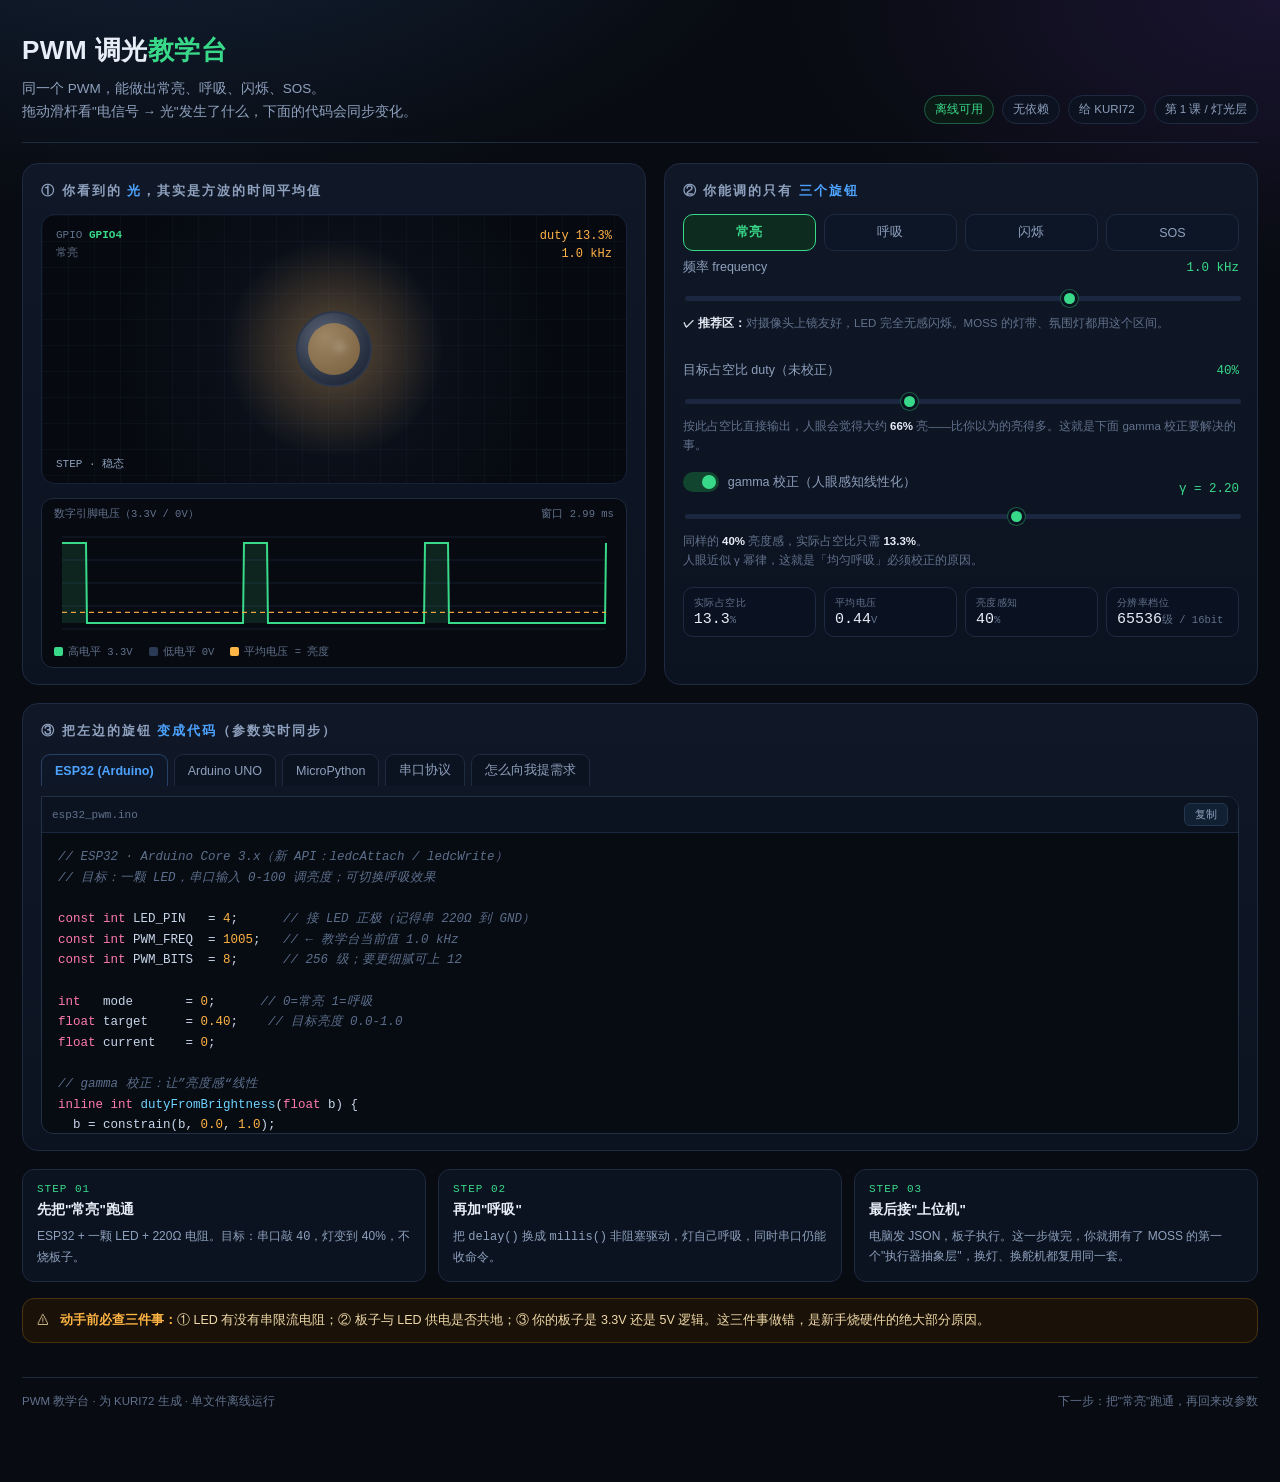
<file: xiao72/docs/PWM_LED_教学台.html>
<!DOCTYPE html>
<html lang="zh-CN">
<head>
<meta charset="utf-8">
<meta name="viewport" content="width=device-width,initial-scale=1">
<title>PWM 调光教学台 · KURI72 的第一课</title>
<style>
  :root{
    --bg:#080b11; --bg2:#0d1220; --panel:#101827; --panel2:#0b1220;
    --line:#1e2a40; --txt:#e8eef7; --dim:#8ea0bd; --dim2:#61718c;
    --acc:#39d98a; --acc2:#4da3ff; --warn:#ffb545; --bad:#ff6b6b; --led:#ffb347;
    --mono:ui-monospace,"Cascadia Code",Consolas,"SF Mono",monospace;
  }
  *{box-sizing:border-box}
  html,body{margin:0;padding:0}
  body{
    background:
      radial-gradient(1100px 600px at 12% -10%, #14243a 0%, transparent 60%),
      radial-gradient(900px 500px at 100% 0%, #1a1430 0%, transparent 55%),
      var(--bg);
    color:var(--txt);
    font:15px/1.7 -apple-system,BlinkMacSystemFont,"PingFang SC","Microsoft YaHei","Segoe UI",sans-serif;
    min-height:100vh;
  }
  .wrap{max-width:1280px;margin:0 auto;padding:28px 22px 70px}

  /* ---------- header ---------- */
  header.hero{display:flex;flex-wrap:wrap;align-items:flex-end;justify-content:space-between;gap:16px;padding-bottom:18px;border-bottom:1px solid var(--line)}
  .hero h1{margin:0;font-size:26px;letter-spacing:.5px;font-weight:800}
  .hero h1 span{color:var(--acc)}
  .hero p{margin:6px 0 0;color:var(--dim);font-size:13.5px;max-width:640px}
  .badges{display:flex;gap:8px;flex-wrap:wrap}
  .badge{font-size:11.5px;padding:4px 10px;border-radius:999px;border:1px solid var(--line);color:var(--dim);background:#0c1220}
  .badge.on{color:var(--acc);border-color:#1d5f45;background:#0b1a14}

  /* ---------- layout ---------- */
  .grid{display:grid;grid-template-columns:1.05fr 1fr;gap:18px;margin-top:20px}
  @media(max-width:980px){.grid{grid-template-columns:1fr}}
  .card{background:linear-gradient(180deg,var(--panel),var(--panel2));border:1px solid var(--line);border-radius:16px;padding:16px 18px}
  .card h2{margin:0 0 12px;font-size:13px;letter-spacing:2px;color:var(--dim);font-weight:700;text-transform:uppercase}
  .card h2 b{color:var(--acc2);font-weight:700}

  /* ---------- LED stage ---------- */
  .stage{position:relative;height:270px;border-radius:14px;overflow:hidden;
    background:radial-gradient(circle at 50% 52%, #0e1522 0%, #06090f 70%);
    border:1px solid #16223a;display:flex;align-items:center;justify-content:center}
  .stage::after{content:"";position:absolute;inset:0;background-image:
    linear-gradient(rgba(120,160,220,.045) 1px,transparent 1px),
    linear-gradient(90deg,rgba(120,160,220,.045) 1px,transparent 1px);
    background-size:26px 26px;pointer-events:none}
  .halo{position:absolute;width:240px;height:240px;border-radius:50%;background:radial-gradient(circle,var(--led) 0%,transparent 68%);opacity:0;transition:opacity .12s linear;mix-blend-mode:screen}
  .bulb{position:relative;width:76px;height:76px;border-radius:50%;
    background:radial-gradient(circle at 38% 34%,#5b6678,#2a3344 62%,#161d2a);
    border:2px solid #2c374b;display:flex;align-items:center;justify-content:center;z-index:2}
  .bulb i{position:absolute;inset:10px;border-radius:50%;background:var(--led);opacity:0;transition:opacity .12s linear}
  .bulb .ray{position:absolute;width:12px;height:12px;border-radius:50%;background:#fff;opacity:0;filter:blur(3px);z-index:3}
  .stage .hud{position:absolute;left:14px;top:12px;font:11px/1.6 var(--mono);color:var(--dim2);z-index:4}
  .stage .hud b{color:var(--acc);font-weight:600}
  .duty-tag{position:absolute;right:14px;top:12px;font:12px/1.5 var(--mono);color:var(--led);z-index:4;text-align:right}
  .mode-tag{position:absolute;left:14px;bottom:12px;font:11px var(--mono);color:var(--dim);z-index:4}

  /* ---------- waveform ---------- */
  .wave-box{margin-top:14px;border:1px solid var(--line);border-radius:12px;background:#070a10;padding:8px 10px 6px}
  .wave-box .cap{display:flex;justify-content:space-between;font:10.5px var(--mono);color:var(--dim2);padding:0 2px 4px}
  canvas{display:block;width:100%;height:118px}
  .wave-legend{display:flex;gap:16px;font:10.5px var(--mono);color:var(--dim2);padding:2px 2px 2px}
  .wave-legend i{display:inline-block;width:9px;height:9px;border-radius:2px;margin-right:5px;vertical-align:-1px}

  /* ---------- controls ---------- */
  .ctrl{margin-bottom:16px}
  .ctrl .row{display:flex;justify-content:space-between;align-items:baseline;margin-bottom:5px}
  .ctrl label{font-size:12.5px;color:var(--dim)}
  .ctrl .val{font:12.5px var(--mono);color:var(--acc)}
  input[type=range]{-webkit-appearance:none;appearance:none;width:100%;height:5px;border-radius:4px;background:#1b2740;outline:none}
  input[type=range]::-webkit-slider-thumb{-webkit-appearance:none;width:17px;height:17px;border-radius:50%;background:var(--acc);cursor:pointer;border:3px solid #0b1220;box-shadow:0 0 0 1px #1d5f45}
  input[type=range]::-moz-range-thumb{width:14px;height:14px;border-radius:50%;background:var(--acc);cursor:pointer;border:3px solid #0b1220}
  .hint{font-size:11.5px;color:var(--dim2);margin-top:5px;min-height:2.6em}
  .hint em{color:var(--warn);font-style:normal}
  .hint b{color:var(--txt);font-weight:600}

  .modes{display:grid;grid-template-columns:repeat(4,1fr);gap:8px;margin:4px 0 6px}
  .modes button{background:#0d1626;color:var(--dim);border:1px solid var(--line);border-radius:10px;padding:9px 4px;font-size:12.5px;cursor:pointer;transition:.15s}
  .modes button:hover{border-color:#2b4468;color:var(--txt)}
  .modes button.on{background:#0e2b20;border-color:var(--acc);color:var(--acc);font-weight:600}

  .toggle{display:flex;align-items:center;gap:9px;font-size:12.5px;color:var(--dim);cursor:pointer;user-select:none}
  .toggle input{display:none}
  .toggle .sw{width:36px;height:20px;border-radius:999px;background:#1b2740;position:relative;transition:.18s;flex:0 0 auto}
  .toggle .sw::after{content:"";position:absolute;width:14px;height:14px;border-radius:50%;background:#61718c;top:3px;left:3px;transition:.18s}
  .toggle input:checked + .sw{background:#12452f}
  .toggle input:checked + .sw::after{left:19px;background:var(--acc)}

  /* ---------- metrics ---------- */
  .metrics{display:grid;grid-template-columns:repeat(4,1fr);gap:8px;margin-top:2px}
  @media(max-width:560px){.metrics{grid-template-columns:repeat(2,1fr)}}
  .metric{background:#0a1120;border:1px solid var(--line);border-radius:10px;padding:8px 10px}
  .metric .k{font:10px var(--mono);color:var(--dim2);letter-spacing:.5px}
  .metric .v{font:15px var(--mono);color:var(--txt);margin-top:1px}
  .metric .v small{font-size:10.5px;color:var(--dim2)}

  /* ---------- code ---------- */
  .codewrap{margin-top:18px}
  .tabs{display:flex;gap:6px;flex-wrap:wrap;margin-bottom:10px}
  .tabs button{background:#0c1320;border:1px solid var(--line);color:var(--dim);border-radius:9px 9px 0 0;padding:7px 13px;font-size:12.5px;cursor:pointer;border-bottom:none}
  .tabs button.on{background:#0e1727;color:var(--acc2);border-color:#274066;font-weight:600}
  .codebox{position:relative;border:1px solid #223045;border-radius:0 12px 12px 12px;background:#070b12;overflow:hidden}
  .codebox .bar{display:flex;justify-content:space-between;align-items:center;padding:6px 10px;background:#0b1320;border-bottom:1px solid #1b2740;font:11px var(--mono);color:var(--dim2)}
  .codebox .bar button{background:#122033;border:1px solid #24374f;color:var(--dim);border-radius:6px;padding:3px 10px;font-size:11px;cursor:pointer}
  .codebox .bar button:hover{color:var(--acc);border-color:#2d5a45}
  pre{margin:0;padding:14px 16px;overflow:auto;max-height:300px;font:12.5px/1.65 var(--mono);color:#c8d6ea}
  .k{color:#ff7ab2}.s{color:#a5e075}.c{color:#5c6f8c;font-style:italic}.n{color:#ffb545}.f{color:#6fd3ff}.v{color:#c8d6ea}
  .guide{font-size:13.5px;color:#c2cfe2;line-height:1.85}
  .guide h3{font-size:13.5px;color:var(--acc);margin:16px 0 6px;letter-spacing:.5px}
  .guide h3:first-child{margin-top:0}
  .guide code{font:12px var(--mono);background:#101a2c;border:1px solid #1e2c44;border-radius:5px;padding:1px 6px;color:#ffd08a}
  .guide ul{margin:4px 0 0;padding-left:20px}
  .guide li{margin:3px 0}
  .guide .kbd{font:11.5px var(--mono);background:#16233a;border-radius:4px;padding:1px 5px}
  .guide blockquote{margin:8px 0 4px;padding:8px 12px;border-left:3px solid var(--warn);background:#1a1409;color:#f0d9a8;font-size:12.5px;border-radius:0 8px 8px 0}

  /* ---------- misc ---------- */
  .next{display:grid;grid-template-columns:repeat(3,1fr);gap:12px;margin-top:18px}
  @media(max-width:820px){.next{grid-template-columns:1fr}}
  .step{background:#0b1320;border:1px solid var(--line);border-radius:12px;padding:13px 14px}
  .step .no{font:11px var(--mono);color:var(--acc);letter-spacing:1px}
  .step h4{margin:4px 0 5px;font-size:13.5px}
  .step p{margin:0;font-size:12px;color:var(--dim);line-height:1.65}
  footer{margin-top:34px;padding-top:14px;border-top:1px solid var(--line);color:var(--dim2);font-size:11.5px;display:flex;justify-content:space-between;flex-wrap:wrap;gap:8px}
  .warnline{display:flex;gap:10px;align-items:flex-start;background:#1a1208;border:1px solid #4a3410;border-radius:12px;padding:11px 14px;margin-top:16px;font-size:12.5px;color:#f0d9a8}
  .warnline b{color:#ffb545}
</style>
</head>
<body>
<div class="wrap">

  <header class="hero">
    <div>
      <h1>PWM 调光<span>教学台</span></h1>
      <p>同一个 PWM，能做出常亮、呼吸、闪烁、SOS。<br>
         拖动滑杆看"电信号 → 光"发生了什么，下面的代码会同步变化。</p>
    </div>
    <div class="badges">
      <span class="badge on">离线可用</span>
      <span class="badge">无依赖</span>
      <span class="badge">给 KURI72</span>
      <span class="badge">第 1 课 / 灯光层</span>
    </div>
  </header>

  <div class="grid">

    <!-- ================= 左：舞台 + 波形 ================= -->
    <section class="card">
      <h2>① 你看到的 <b>光</b>，其实是方波的时间平均值</h2>

      <div class="stage">
        <div class="halo" id="halo"></div>
        <div class="bulb"><i id="inner"></i><div class="ray" id="ray"></div></div>
        <div class="hud">
          GPIO <b id="hudPin">GPIO4</b><br>
          <span id="hudMode">常亮</span>
        </div>
        <div class="duty-tag">
          duty <span id="tagDuty">40.0%</span><br>
          <span id="tagFreq">1.0 kHz</span>
        </div>
        <div class="mode-tag" id="modeTag">STEP · 稳态</div>
      </div>

      <div class="wave-box">
        <div class="cap"><span>数字引脚电压（3.3V / 0V）</span><span id="winNote">窗口 5 ms</span></div>
        <canvas id="wave"></canvas>
        <div class="wave-legend">
          <span><i style="background:#39d98a"></i>高电平 3.3V</span>
          <span><i style="background:#2a3a55"></i>低电平 0V</span>
          <span><i style="background:#ffb545"></i>平均电压 = 亮度</span>
        </div>
      </div>
    </section>

    <!-- ================= 右：控制台 ================= -->
    <section class="card">
      <h2>② 你能调的只有 <b>三个旋钮</b></h2>

      <div class="modes" id="modes">
        <button data-mode="steady" class="on">常亮</button>
        <button data-mode="breath">呼吸</button>
        <button data-mode="blink">闪烁</button>
        <button data-mode="sos">SOS</button>
      </div>

      <div class="ctrl">
        <div class="row"><label>频率 frequency</label><span class="val" id="vFreq">1000 Hz</span></div>
        <input type="range" id="freq" min="0" max="1000" value="500" step="1">
        <div class="hint" id="hFreq"></div>
      </div>

      <div class="ctrl">
        <div class="row"><label>目标占空比 duty（未校正）</label><span class="val" id="vDuty">40%</span></div>
        <input type="range" id="duty" min="0" max="100" value="40" step="1">
        <div class="hint" id="hDuty"></div>
      </div>

      <div class="ctrl">
        <div class="row">
          <label class="toggle">
            <input type="checkbox" id="gammaOn" checked><span class="sw"></span>
            gamma 校正（人眼感知线性化）
          </label>
          <span class="val" id="vGamma">γ = 2.2</span>
        </div>
        <input type="range" id="gamma" min="100" max="300" value="220" step="1">
        <div class="hint" id="hGamma"></div>
      </div>

      <div class="metrics">
        <div class="metric"><div class="k">实际占空比</div><div class="v" id="mDuty">40.0<small>%</small></div></div>
        <div class="metric"><div class="k">平均电压</div><div class="v" id="mVolt">1.32<small>V</small></div></div>
        <div class="metric"><div class="k">亮度感知</div><div class="v" id="mLum">40<small>%</small></div></div>
        <div class="metric"><div class="k">分辨率档位</div><div class="v" id="mRes">4096<small>级</small></div></div>
      </div>
    </section>
  </div>

  <!-- ================= 代码区 ================= -->
  <section class="card codewrap">
    <h2>③ 把左边的旋钮 <b>变成代码</b>（参数实时同步）</h2>
    <div class="tabs" id="tabs">
      <button data-tab="esp32" class="on">ESP32 (Arduino)</button>
      <button data-tab="uno">Arduino UNO</button>
      <button data-tab="micropython">MicroPython</button>
      <button data-tab="serial">串口协议</button>
      <button data-tab="guide">怎么向我提需求</button>
    </div>
    <div class="codebox">
      <div class="bar"><span id="codeTitle">esp32_pwm.ino</span><button id="copyBtn">复制</button></div>
      <pre id="code"><span class="c">// 载入中…</span></pre>
    </div>
  </section>

  <!-- ================= 下一步 ================= -->
  <div class="next">
    <div class="step">
      <div class="no">STEP 01</div>
      <h4>先把"常亮"跑通</h4>
      <p>ESP32 + 一颗 LED + 220Ω 电阻。目标：串口敲 <code>40</code>，灯变到 40%，不烧板子。</p>
    </div>
    <div class="step">
      <div class="no">STEP 02</div>
      <h4>再加"呼吸"</h4>
      <p>把 <code>delay()</code> 换成 <code>millis()</code> 非阻塞驱动，灯自己呼吸，同时串口仍能收命令。</p>
    </div>
    <div class="step">
      <div class="no">STEP 03</div>
      <h4>最后接"上位机"</h4>
      <p>电脑发 JSON，板子执行。这一步做完，你就拥有了 MOSS 的第一个"执行器抽象层"，换灯、换舵机都复用同一套。</p>
    </div>
  </div>

  <div class="warnline">
    <span>⚠</span>
    <div><b>动手前必查三件事：</b>① LED 有没有串限流电阻；② 板子与 LED 供电是否共地；③ 你的板子是 3.3V 还是 5V 逻辑。这三件事做错，是新手烧硬件的绝大部分原因。</div>
  </div>

  <footer>
    <span>PWM 教学台 · 为 KURI72 生成 · 单文件离线运行</span>
    <span>下一步：把"常亮"跑通，再回来改参数</span>
  </footer>
</div>

<script>
(function(){
  "use strict";

  /* ================= 状态 ================= */
  var S = {
    mode: "steady",   // steady | breath | blink | sos
    freq: 1000,       // Hz
    dutyIn: 40,       // 0-100 用户设定
    gammaOn: true,
    gamma: 2.2,
    phase: 0
  };

  var $ = function(id){ return document.getElementById(id); };

  /* ================= 频率滑杆：对数映射 1Hz ~ 20kHz ================= */
  var F_MIN = 1, F_MAX = 20000;
  function sliderToFreq(v){ // v: 0..1000
    if (v <= 0) return F_MIN;
    if (v >= 1000) return F_MAX;
    var f = Math.round(F_MIN * Math.pow(F_MAX / F_MIN, v / 1000));
    // 对数映射取整会有 1Hz 级误差，吸附到整千/整百，读数更干净
    if (f > 500) f = Math.round(f / 5) * 5;
    return f;
  }
  function freqToSlider(f){
    return Math.round(1000 * Math.log(f / F_MIN) / Math.log(F_MAX / F_MIN));
  }
  function fmtFreq(f){
    if (f >= 1000) return (f / 1000).toFixed(f >= 10000 ? 0 : 1) + " kHz";
    return f + " Hz";
  }

  /* ================= 分辨率估算（教学用近似） ================= */
  function resBits(f){
    // ESP32 LEDC: 时钟源 80MHz，最高精度受 freq * 2^bits <= 80e6 约束
    if (f <= 0) return 16;
    var bits = Math.floor(Math.log(80e6 / f) / Math.LN2);
    return Math.max(1, Math.min(16, bits));
  }

  /* ================= 视觉：LED ================= */
  function setLed(duty01){
    // 亮度感知用 duty 本身（已做过 gamma 校正的 duty 才是“感知亮度”）
    var lum = Math.max(0, Math.min(1, duty01));
    var inner = $("inner"), halo = $("halo"), ray = $("ray");
    inner.style.opacity = lum.toFixed(3);
    halo.style.opacity = (lum * 0.85).toFixed(3);
    halo.style.transform = "scale(" + (0.72 + lum * 0.55).toFixed(3) + ")";
    ray.style.opacity = (lum * lum * 0.9).toFixed(3);
    $("ray").style.left = "50%";
    $("ray").style.top = "38%";
  }

  /* ================= 视觉：波形 ================= */
  var cvs = $("wave"), ctx = cvs.getContext("2d");
  var W = 600, H = 118, DPR = 1;

  function sizeCanvas(){
    var box = cvs.parentElement;
    var cssW = Math.max(240, box.clientWidth - 20);
    DPR = window.devicePixelRatio || 1;
    cvs.width = Math.round(cssW * DPR);
    cvs.height = Math.round(H * DPR);
    cvs.style.height = H + "px";
    W = cssW;
    ctx.setTransform(DPR, 0, 0, DPR, 0, 0);
    drawWave();
  }

  function drawWave(){
    if (!ctx) return;
    var f = S.effectiveFreq, duty = S.effectiveDuty01;
    var padL = 10, padR = 10, padT = 12, padB = 14;
    var w = W - padL - padR, h = H - padT - padB;
    ctx.clearRect(0, 0, W, H);

    // 网格
    ctx.strokeStyle = "#141f31"; ctx.lineWidth = 1;
    for (var gy = 0; gy <= 4; gy++){
      var y = padT + h * gy / 4;
      ctx.beginPath(); ctx.moveTo(padL, y); ctx.lineTo(padL + w, y); ctx.stroke();
    }

    // 选择显示窗口：显示约 3 个周期
    var period = 1 / f;                 // s
    var win = period * 3;
    // 但窗口太短/太长都不好看，做一下夹取（纯视觉）
    if (win > 1) win = 1;          // 太长没意义（窗口上限 1s）
    if (win < 0.0002) win = 0.0002; // 太短看不清（下限 0.2ms）

    var tPerPx = win / w;
    var hiY = padT + 6, loY = padT + h - 6;

    // 高电平填充
    var t = 0;
    var segs = [];
    while (t < win - 1e-12){
      var cycleStart = Math.floor(t / period) * period;
      var onEnd = cycleStart + period * duty;
      if (onEnd > t){ segs.push([t, Math.min(onEnd, win)]); }
      var nextOff = cycleStart + period;
      t = nextOff;
    }
    ctx.fillStyle = "rgba(57,217,138,0.13)";
    for (var i = 0; i < segs.length; i++){
      var x1 = padL + segs[i][0] / tPerPx;
      var x2 = padL + segs[i][1] / tPerPx;
      ctx.fillRect(x1, hiY, Math.max(0.6, x2 - x1), loY - hiY);
    }

    // 方波线
    ctx.beginPath();
    ctx.strokeStyle = "#39d98a"; ctx.lineWidth = 2; ctx.lineJoin = "miter";
    var started = false;
    for (var k = 0; k < 4000 && k * tPerPx <= win; k++){
      var tt = k * tPerPx;
      var cyc = Math.floor(tt / period + 1e-9);
      var frac = tt / period - cyc;
      var level = frac < duty ? 1 : 0;
      var xx = padL + tt / tPerPx;
      var yy = level ? hiY : loY;
      if (!started){ ctx.moveTo(xx, yy); started = true; }
      else { ctx.lineTo(xx, yy); }
    }
    ctx.stroke();

    // 平均电压线
    var avgY = loY - (loY - hiY) * duty;
    ctx.beginPath(); ctx.setLineDash([5, 4]);
    ctx.strokeStyle = "rgba(255,179,69,0.9)"; ctx.lineWidth = 1.4;
    ctx.moveTo(padL, avgY); ctx.lineTo(padL + w, avgY); ctx.stroke();
    ctx.setLineDash([]);

    $("winNote").textContent = "窗口 " + (win >= 0.1 ? win.toFixed(2) + " s" : (win * 1000).toFixed(2) + " ms");
  }

  /* ================= 模式动画 ================= */
  var last = performance.now();
  function computeDynamic(now){
    var dt = Math.min(0.05, (now - last) / 1000);
    last = now;

    var base = S.dutyIn / 100;     // 用户设定
    var dutyOut, note;

    if (S.mode === "steady"){
      dutyOut = base; note = "STEP · 稳态";
    } else if (S.mode === "breath"){
      S.phase += dt * (2 * Math.PI / 4.0); // 4 秒一次呼吸
      var s = 0.5 - 0.5 * Math.cos(S.phase);
      dutyOut = base * s;
      note = "BREATH · " + (s * 100).toFixed(0) + "%";
    } else if (S.mode === "blink"){
      // 用显示频率的一半做翻转，视觉上更舒服
      var p = (now / 1000) % (1 / Math.max(1, S.freq / 2));
      var on = p < (1 / Math.max(1, S.freq / 2)) / 2;
      dutyOut = on ? base : 0;
      note = on ? "BLINK · ON" : "BLINK · OFF";
    } else if (S.mode === "sos"){
      var unit = 0.22;
      var seq = [
        [1,1],[0,1],[1,1],[0,1],[1,1],[0,3],
        [1,3],[0,1],[1,3],[0,1],[1,3],[0,3],
        [1,1],[0,1],[1,1],[0,1],[1,1],[0,7]
      ];
      var cycle = 0, idx = 0;
      for (var q = 0; q < seq.length; q++){ cycle += seq[q][1] * unit; }
      var tt2 = (now / 1000) % cycle;
      var acc = 0;
      for (var q2 = 0; q2 < seq.length; q2++){
        acc += seq[q2][1] * unit;
        if (tt2 < acc){ idx = q2; break; }
      }
      dutyOut = seq[idx][0] ? base : 0;
      note = "SOS · " + (seq[idx][0] ? "ON" : "OFF");
    }

    // gamma：把“感知亮度”换成“实际占空比”（感知 = base 时，duty = base^gamma）
    // 教学台里：灯要看起来像 dutyIn 这么亮，就需要 duty = (dutyIn)^gamma
    var perceived = Math.max(0, Math.min(1, dutyOut));
    var applied = S.gammaOn ? Math.pow(perceived, S.gamma) : perceived;

    S.effectiveDuty01 = applied;
    S.effectiveFreq = S.freq;

    setLed(perceived);              // 灯的显示用“感知亮度”
    $("modeTag").textContent = note;
    $("hudMode").textContent = ({steady:"常亮",breath:"呼吸",blink:"闪烁",sos:"SOS"})[S.mode];

    // 指标
    $("mDuty").innerHTML = (applied * 100).toFixed(1) + '<small>%</small>';
    $("mVolt").innerHTML = (applied * 3.3).toFixed(2) + '<small>V</small>';
    $("mLum").innerHTML = (perceived * 100).toFixed(0) + '<small>%</small>';
    var bits = resBits(S.freq);
    $("mRes").innerHTML = Math.pow(2, bits).toFixed(0) + '<small>级 / ' + bits + 'bit</small>';

    $("tagDuty").textContent = (applied * 100).toFixed(1) + "%";
    $("tagFreq").textContent = fmtFreq(S.freq);
  }

  /* ================= 说明文字 ================= */
  function updateHints(){
    var f = S.freq;
    var fh = "";
    if (f < 60) fh = "<em>⚠ 危险区：</em>人眼能直接看到闪烁，摄像头下是灾难。只适合做「信号指示」。";
    else if (f < 300) fh = "<em>⚠ 可见闪烁：</em>直视还行，但手机/摄像头拍出来会有滚动条纹。";
    else if (f < 1000) fh = "勉强可用。摄像头慢门会抓出条纹，暗光下部分人能感到不适。";
    else if (f <= 5000) fh = "<b>✓ 推荐区：</b>对摄像头上镜友好，LED 完全无感闪烁。MOSS 的灯带、氛围灯都用这个区间。";
    else fh = "<b>高效区：</b>超出人眼需求，但对 PWM 驱动大电流负载（风机、加热）有意义。注意此时分辨率被压缩。";
    $("hFreq").innerHTML = fh;
    $("vFreq").textContent = fmtFreq(f);

    var d = S.dutyIn;
    var dh = "";
    if (d === 0) dh = "占空比 0% = 常灭（引脚恒低）。";
    else if (d === 100) dh = "占空比 100% = 常亮（引脚恒高），此时 PWM 等于直连，注意电阻限流。";
    else if (d < 15) dh = "<em>注意：</em>低占空比可能出现「不启动」或颜色偏移（LED 有导通阈值）。";
    else dh = "按此占空比直接输出，人眼会觉得大约 <b>" +
      (Math.pow(d / 100, 1 / 2.2) * 100).toFixed(0) +
      "%</b> 亮——比你以为的亮得多。这就是下面 gamma 校正要解决的事。";
    $("hDuty").innerHTML = dh;
    $("vDuty").textContent = d + "%";

    $("vGamma").textContent = "γ = " + S.gamma.toFixed(2);
    if (!S.gammaOn){
      $("hGamma").innerHTML = "<em>已关闭：</em>占空比 = 亮度感知，线性但「手感」很怪——呼吸灯会显得前半亮、后半没变化。";
    } else {
      var per = Math.pow(S.dutyIn / 100, 1 / S.gamma) * 100;
      $("hGamma").innerHTML = "同样的 <b>" + S.dutyIn + "%</b> 亮度感，实际占空比只需 <b>" +
        (Math.pow(S.dutyIn / 100, S.gamma) * 100).toFixed(1) + "%</b>。<br>人眼近似 γ 幂律，这就是「均匀呼吸」必须校正的原因。";
    }
    drawWave();
  }

  /* ================= 代码生成 ================= */
  var CODE = {};

  function genESP32(){
    var f = S.effectiveFreq || S.freq;
    var g = S.gammaOn ? S.gamma : 1;
    var d = (S.dutyIn / 100);
    var duty = Math.round(d * 255);
    var modeName = ({steady:"M_STEADY",breath:"M_BREATH",blink:"M_BLINK",sos:"M_SOS"})[S.mode];
    return '' +
'<span class="c">// ESP32 · Arduino Core 3.x（新 API：ledcAttach / ledcWrite）</span>\n' +
'<span class="c">// 目标：一颗 LED，串口输入 0-100 调亮度；可切换呼吸效果</span>\n' +
'\n' +
'<span class="k">const int</span> LED_PIN   = <span class="n">4</span>;      <span class="c">// 接 LED 正极（记得串 220Ω 到 GND）</span>\n' +
'<span class="k">const int</span> PWM_FREQ  = <span class="n">' + f + '</span>;   <span class="c">// ← 教学台当前值 ' + fmtFreq(f) + '</span>\n' +
'<span class="k">const int</span> PWM_BITS  = <span class="n">8</span>;      <span class="c">// 256 级；要更细腻可上 12</span>\n' +
'\n' +
'<span class="k">int</span>   mode       = <span class="n">0</span>;      <span class="c">// 0=常亮 1=呼吸</span>\n' +
'<span class="k">float</span> target     = <span class="n">' + d.toFixed(2) + '</span>;    <span class="c">// 目标亮度 0.0-1.0</span>\n' +
'<span class="k">float</span> current    = <span class="n">0</span>;\n' +
'\n' +
'<span class="c">// gamma 校正：让”亮度感“线性</span>\n' +
'<span class="k">inline int</span> <span class="f">dutyFromBrightness</span>(<span class="k">float</span> b) {\n' +
'  b = constrain(b, <span class="n">0.0</span>, <span class="n">1.0</span>);\n' +
'  <span class="k">return</span> (<span class="k">int</span>)(pow(b, <span class="n">' + g.toFixed(2) + '</span>) * ((<span class="n">1</span> &lt;&lt; PWM_BITS) - <span class="n">1</span>));\n' +
'}\n' +
'\n' +
'<span class="k">void</span> <span class="f">setup</span>() {\n' +
'  Serial.begin(<span class="n">115200</span>);\n' +
'  ledcAttach(LED_PIN, PWM_FREQ, PWM_BITS);  <span class="c">// 一次绑定：引脚/频率/分辨率</span>\n' +
'  Serial.println(<span class="s">"ready: 输入 0-100"</span>);\n' +
'}\n' +
'\n' +
'<span class="k">void</span> <span class="f">loop</span>() {\n' +
'  <span class="c">// ---- 1. 非阻塞收命令（不能用 while(!Serial.available()) 死等） ----</span>\n' +
'  <span class="k">if</span> (Serial.available()) {\n' +
'    <span class="k">String</span> line = Serial.readStringUntil(<span class="s">\'\\n\'</span>);\n' +
'    line.trim();\n' +
'    <span class="k">if</span> (line == <span class="s">"breath"</span>) { mode = <span class="n">1</span>; }\n' +
'    <span class="k">else if</span> (line.length()) {\n' +
'      <span class="k">int</span> v = line.toInt();\n' +
'      target = constrain(v, <span class="n">0</span>, <span class="n">100</span>) / <span class="n">100.0</span>;\n' +
'      mode = <span class="n">0</span>;\n' +
'    }\n' +
'  }\n' +
'\n' +
'  <span class="c">// ---- 2. 按模式算出这一帧的目标亮度 ----</span>\n' +
'  <span class="k">float</span> b;\n' +
'  <span class="k">if</span> (mode == <span class="n">0</span>) {\n' +
'    b = target;\n' +
'  } <span class="k">else</span> {\n' +
'    <span class="c">// 呼吸：正弦驱动，4 秒一个周期</span>\n' +
'    <span class="k">float</span> t = millis() / <span class="n">1000.0</span>;\n' +
'    b = target * (<span class="n">0.5</span> - <span class="n">0.5</span> * cos(<span class="n">2</span> * PI * t / <span class="n">4.0</span>));\n' +
'  }\n' +
'\n' +
'  <span class="c">// ---- 3. 平滑跟随（避免突变造成的”台阶感“）----</span>\n' +
'  current += (b - current) * <span class="n">0.08</span>;   <span class="c">// 一阶低通</span>\n' +
'  ledcWrite(LED_PIN, dutyFromBrightness(current));\n' +
'\n' +
'  delay(<span class="n">8</span>);   <span class="c">// 125Hz 刷新，足够顺滑，也不卡命令</span>\n' +
'}\n';
  }

  function genUNO(){
    var d = Math.round((S.dutyIn / 100) * 255);
    return '' +
'<span class="c">// Arduino UNO · 注意：analogWrite 的 PWM 是固定频率，不可调！</span>\n' +
'<span class="c">// 频率：引脚 5/6 约 980Hz，其余 3/9/10/11 约 490Hz</span>\n' +
'<span class="c">// 分辨率：固定 8 位（0-255），没有 12 位可用</span>\n' +
'\n' +
'<span class="k">const int</span> LED_PIN = <span class="n">9</span>;      <span class="c">// 必须选带 ~ 的 PWM 引脚</span>\n' +
'<span class="k">const float</span> GAMMA = <span class="n">' + (S.gammaOn ? S.gamma.toFixed(2) : "1.00") + '</span>;\n' +
'\n' +
'<span class="k">void</span> <span class="f">setup</span>() {\n' +
'  Serial.begin(<span class="n">9600</span>);\n' +
'  pinMode(LED_PIN, OUTPUT);\n' +
'  analogWrite(LED_PIN, <span class="n">' + d + '</span>);   <span class="c">// ← 教学台当前值</span>\n' +
'}\n' +
'\n' +
'<span class="k">void</span> <span class="f">loop</span>() {\n' +
'  <span class="c">// 想改频率 / 想做 12 位精度？analogWrite 做不到。</span>\n' +
'  <span class="c">// 方案 A：改用 ESP32（推荐）</span>\n' +
'  <span class="c">// 方案 B：直接操作 Timer 寄存器（进阶，容易踩坑）</span>\n' +
'  <span class="c">// 方案 C：用软件 PWM 库 / FastLED（WS2812 用不了 PWM 引脚）</span>\n' +
'\n' +
'  <span class="k">float</span> b = <span class="n">0.5</span> - <span class="n">0.5</span> * cos(<span class="n">2</span> * PI * millis() / <span class="n">4000.0</span>);\n' +
'  analogWrite(LED_PIN, (<span class="k">int</span>)(pow(b, GAMMA) * <span class="n">255</span>));\n' +
'  delay(<span class="n">10</span>);   <span class="c">// 注意：delay 会阻塞串口处理</span>\n' +
'}\n';
  }

  function genMicroPython(){
    var f = S.effectiveFreq || S.freq;
    var g = S.gammaOn ? S.gamma : 1;
    var dutyU16 = Math.round(Math.pow(S.dutyIn / 100, g) * 65535);
    return '' +
'<span class="c"># MicroPython on ESP32（刷固件后用 Thonny / mpremote 直接运行）</span>\n' +
'<span class="c"># LED 正极 -> GPIO4，负极 -> 220Ω -> GND</span>\n' +
'\n' +
'<span class="k">from</span> machine <span class="k">import</span> Pin, PWM\n' +
'<span class="k">import</span> time, math\n' +
'\n' +
'led = PWM(Pin(<span class="n">4</span>), freq=<span class="n">' + f + '</span>)\n' +
'GAMMA = <span class="n">' + g.toFixed(2) + '</span>\n' +
'\n' +
'<span class="k">def</span> <span class="f">set_brightness</span>(b):\n' +
'    <span class="c"># duty_u16: 0..65535，16 位分辨率</span>\n' +
'    b = max(<span class="n">0.0</span>, min(<span class="n">1.0</span>, b))\n' +
'    led.duty_u16(int((b ** GAMMA) * <span class="n">65535</span>))\n' +
'\n' +
'<span class="c"># --- 演示 1：常亮 ---</span>\n' +
'set_brightness(<span class="n">' + (S.dutyIn / 100).toFixed(2) + '</span>)\n' +
'time.sleep(<span class="n">2</span>)\n' +
'\n' +
'<span class="c"># --- 演示 2：呼吸（不阻塞，用时间戳算） ---</span>\n' +
't0 = time.ticks_ms()\n' +
'<span class="k">while True</span>:\n' +
'    t = time.ticks_diff(time.ticks_ms(), t0) / <span class="n">1000.0</span>\n' +
'    b = <span class="n">0.5</span> - <span class="n">0.5</span> * math.cos(<span class="n">2</span> * math.pi * t / <span class="n">4.0</span>)\n' +
'    set_brightness(b)\n' +
'    time.sleep(<span class="n">0.01</span>)\n' +
'\n' +
'<span class="c"># 想立刻验证接线对不对，先跑这一句：</span>\n' +
'<span class="c"># led.duty_u16(32768)   # 约 50%</span>\n';
  }

  function genSerial(){
    var d = S.dutyIn;
    return '' +
'<span class="c">// ============ 上位机 → MCU 的通信协议（建议从第一天就定好）============</span>\n' +
'\n' +
'<span class="c">// 传输：USB 串口 115200 8N1，每行一条 JSON，\\n 结尾</span>\n' +
'<span class="c">// 为什么用 JSON：人能读、我能生成、板子好解析、以后换 WiFi 不用改</span>\n' +
'\n' +
'<span class="c">// ---- 上位机 → 板子（指令）----</span>\n' +
'{"id":1,"cmd":"led","brightness":' + (d / 100).toFixed(2) + ',"effect":"steady"}\n' +
'{"id":2,"cmd":"led","brightness":<span class="n">0.8</span>,"effect":"breath"}\n' +
'{"id":3,"cmd":"led","brightness":<span class="n">1.0</span>,"effect":"blink","period_ms":<span class="n">500</span>}\n' +
'{"id":4,"cmd":"ping"}\n' +
'\n' +
'<span class="c">// ---- 板子 → 上位机（应答，必须带 id 配对）----</span>\n' +
'{"id":1,"ok":true,"duty":' + (d / 100).toFixed(2) + ',"freq":' + S.freq + '}\n' +
'{"id":4,"ok":true,"pong":true,"uptime_ms":<span class="n">12345</span>}\n' +
'{"id":5,"ok":false,"err":"range","msg":"brightness must be 0..1"}\n' +
'\n' +
'<span class="c">// ---- 三条铁律（写进固件，不要靠上位机自觉）----</span>\n' +
'<span class="c">// 1) 限幅：brightness 接受 0..1，超范围直接夹住并回 err</span>\n' +
'<span class="c">// 2) 看门狗：超过 5 秒没收到任何指令 → 回退到安全状态（灯灭或常亮）</span>\n' +
'<span class="c">// 3) 幂等：同一条 id 重复到达不重复执行（网络重发时很关键）</span>\n' +
'\n' +
'<span class="c">// ---- 上位机侧最小验证脚本（Python）----</span>\n' +
'<span class="k">import</span> serial, json, time\n' +
'ser = serial.Serial(<span class="s">"COM3"</span>, <span class="n">115200</span>, timeout=<span class="n">1</span>)\n' +
'\n' +
'<span class="k">def</span> <span class="f">send</span>(obj):\n' +
'    ser.write((json.dumps(obj) + <span class="s">"\\n"</span>).encode())\n' +
'    <span class="k">return</span> ser.readline().decode().strip()\n' +
'\n' +
'print(send({<span class="s">"id"</span>:<span class="n">1</span>, <span class="s">"cmd"</span>:<span class="s">"led"</span>, <span class="s">"brightness"</span>:<span class="n">' + (d / 100).toFixed(2) + '</span>, <span class="s">"effect"</span>:<span class="s">"steady"</span>}))\n';
  }

  function genGuide(){
    return '' +
'<div class="guide">\n' +
'<h3>你不需要学会“写代码”，你需要学会“给出足够的约束”</h3>\n' +
'<p>我像一个极强的实习生：能力很宽，但<b>不会读心</b>。你给的信息越具体，我一次做对的概率越高。' +
'这就是你的第一个可复用技能。</p>\n' +
'\n' +
'<h3>提需求的公式</h3>\n' +
'<blockquote>' +
'<b>现状</b>（硬件/软件已经是什么）<br>' +
'+ <b>目标</b>（我要看到什么现象）<br>' +
'+ <b>约束</b>（不能用什么、必须满足什么）<br>' +
'+ <b>失败现象</b>（如果已经试过，报错/现象原文给我）' +
'</blockquote>\n' +
'\n' +
'<h3>❌ 模糊版</h3>\n' +
'<p><code>帮我控制一下灯</code></p>\n' +
'\n' +
'<h3>✓ 有效版</h3>\n' +
'<p><code>ESP32-C3 用 Arduino IDE，LED 接 GPIO4，串 220Ω 到 GND。' +
'我要串口输入 0-100 控制亮度，输入 breath 进入呼吸模式，要求不阻塞串口。' +
'现在串口能通但灯不亮，代码贴给你了。</code></p>\n' +
'\n' +
'<h3>每次问硬件问题，把这 5 条准备好</h3>\n' +
'<ul>' +
'<li>板子型号（ESP32-C3 / ESP32-S3 / UNO / Pico）</li>\n' +
'<li>接线：哪个引脚 → 什么元件 → 接到哪（含电阻、共地）</li>\n' +
'<li>供电：USB 供电 / 外部电源 / 电压电流</li>' +
'<li>代码与报错：完整贴，别只说“报错了”</li>\n' +
'<li>期望现象 vs 实际现象（灯不亮？闪烁？发热？串口乱码？）</li>\n' +
'</ul>\n' +
'\n' +
'<h3>关于我的能力边界（重要）</h3>\n' +
'<ul>' +
'<li><b>我能：</b>写代码、设计协议、算电阻/频率/寄存器、读日志推断、给排查顺序、生成工具</li>\n' +
'<li><b>我不能：</b>看你的接线、测电压、烧录、实时盯板子、闻焦味</li>\n' +
'<li><b>所以：</b>硬件问题永远是“你提供证据 → 我缩小范围 → 你做一次实验”的循环</li>\n' +
'</ul>\n' +
'\n' +
'<h3>下一步你可以直接这样问我</h3>\n' +
'<ul>' +
'<li>"ESP32-C3 到手了，从零到让灯呼吸，给我一步步的清单"</li>\n' +
'<li>"我这个接线图（描述）有什么问题，会不会烧板子"</li>\n' +
'<li>"串口收到乱码，可能的原因按概率排序"</li>\n' +
'<li>"帮我把这个灯控固件改成能同时控制 4 路，且共用一套协议"</li>\n' +
'<li>"我下一步想加舵机云台，帮我把 PWM 层抽象成可复用的执行器接口"</li>\n' +
'</ul>\n' +
'</div>\n';
  }

  var TITLES = {
    esp32: "esp32_pwm.ino",
    uno: "uno_pwm.ino",
    micropython: "main.py",
    serial: "protocol.md",
    guide: "how_to_ask.md"
  };

  var activeTab = "esp32";
  function renderCode(){
    var html;
    if (activeTab === "esp32") html = genESP32();
    else if (activeTab === "uno") html = genUNO();
    else if (activeTab === "micropython") html = genMicroPython();
    else if (activeTab === "serial") html = genSerial();
    else html = genGuide();
    $("code").innerHTML = html;
    $("codeTitle").textContent = TITLES[activeTab];
    $("copyBtn").style.display = (activeTab === "guide") ? "none" : "";
  }

  /* ================= 事件绑定 ================= */
  function bindEvents(){
    $("freq").addEventListener("input", function(){
      S.freq = sliderToFreq(+this.value);
      updateHints(); renderCode();
    });
    $("duty").addEventListener("input", function(){
      S.dutyIn = +this.value;
      updateHints(); renderCode();
    });
    $("gamma").addEventListener("input", function(){
      S.gamma = +this.value / 100;
      updateHints(); renderCode();
    });
    $("gammaOn").addEventListener("change", function(){
      S.gammaOn = this.checked;
      updateHints(); renderCode();
    });

    var mbox = $("modes");
    mbox.addEventListener("click", function(e){
      var b = e.target.closest("button");
      if (!b) return;
      S.mode = b.getAttribute("data-mode");
      Array.prototype.forEach.call(mbox.querySelectorAll("button"), function(x){
        x.classList.toggle("on", x === b);
      });
      if (S.mode === "sos") S.freq = 2000;
      renderCode();
    });

    var tabs = $("tabs");
    tabs.addEventListener("click", function(e){
      var b = e.target.closest("button");
      if (!b) return;
      activeTab = b.getAttribute("data-tab");
      Array.prototype.forEach.call(tabs.querySelectorAll("button"), function(x){
        x.classList.toggle("on", x === b);
      });
      renderCode();
    });

    $("copyBtn").addEventListener("click", function(){
      var txt = $("code").innerText;
      var btn = this;
      function done(){ btn.textContent = "已复制"; setTimeout(function(){ btn.textContent = "复制"; }, 1400); }
      if (navigator.clipboard && navigator.clipboard.writeText){
        navigator.clipboard.writeText(txt).then(done, function(){ fallback(); });
      } else { fallback(); }
      function fallback(){
        var ta = document.createElement("textarea");
        ta.value = txt; document.body.appendChild(ta); ta.select();
        try { document.execCommand("copy"); done(); } catch(err){ btn.textContent = "复制失败"; }
        document.body.removeChild(ta);
      }
    });

    window.addEventListener("resize", sizeCanvas);
  }

  /* ================= 启动 ================= */
  function start(){
    var fEl = $("freq");
    fEl.value = freqToSlider(S.freq);
    S.freq = sliderToFreq(+fEl.value);   // 关键：从滑杆反算，保证 UI 与状态一致
    sizeCanvas();
    bindEvents();
    updateHints();
    renderCode();
    var lastDraw = 0;
    function frame(now){
      computeDynamic(now);
      if (now - lastDraw > 45){   // 波形 ~22fps 足够，省 CPU
        drawWave();
        lastDraw = now;
      }
      requestAnimationFrame(frame);
    }
    requestAnimationFrame(frame);
  }

  if (document.readyState === "loading") document.addEventListener("DOMContentLoaded", start);
  else start();
})();
</script>
</body>
</html>
</file>
